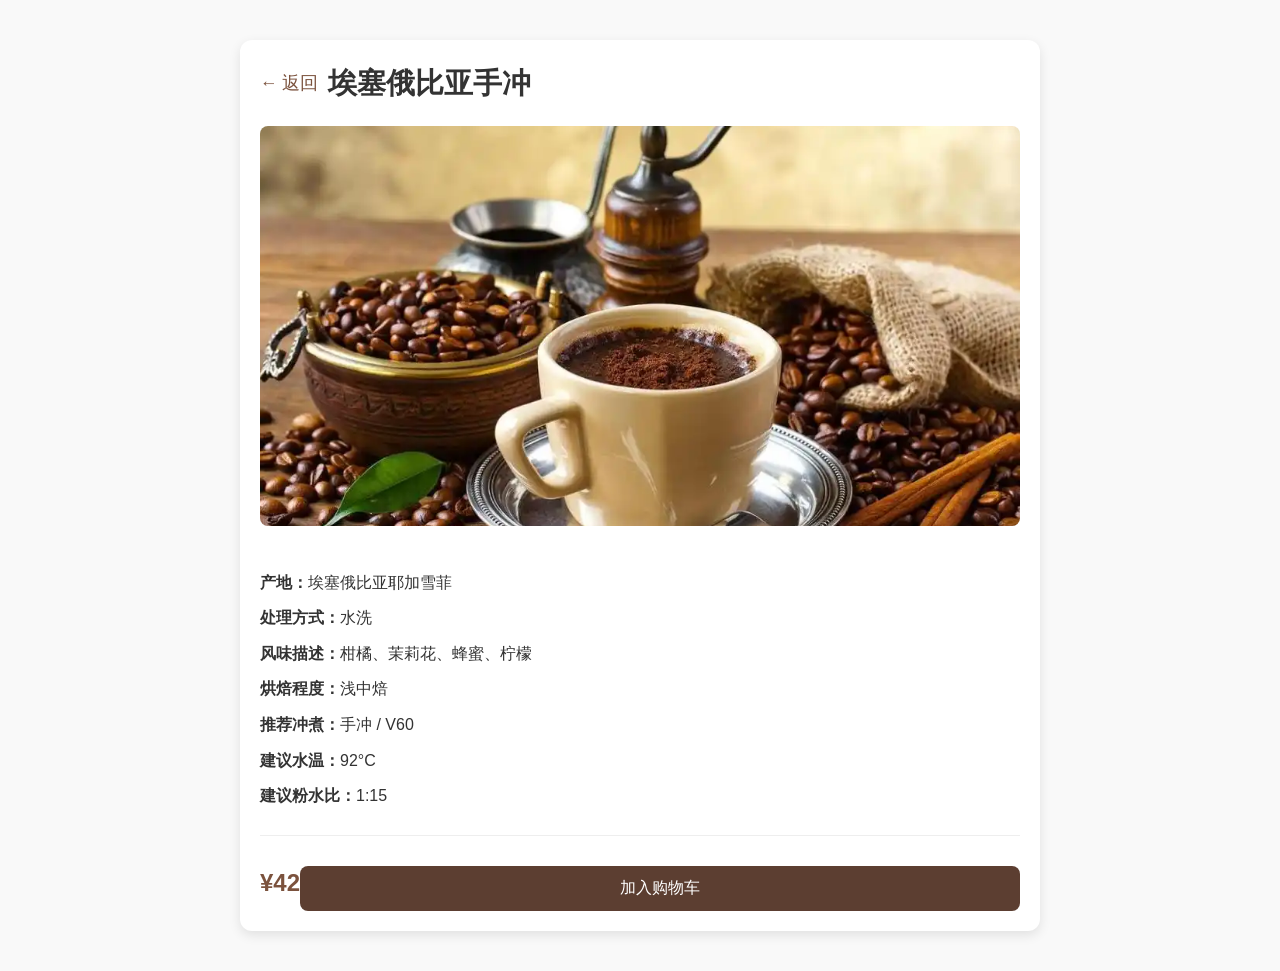
<file: detail-espresso.html>
<!DOCTYPE html>
<html lang="zh">
<head>
  <meta charset="UTF-8" />
  <meta name="viewport" content="width=device-width, initial-scale=1.0" />
  <title>埃塞俄比亚手冲 - 详情</title>
  <link rel="stylesheet" href="style.css" />
</head>
<body>
<div class="detail-container">
  <div class="detail-header">
    <a href="menu1.html" class="back-btn">← 返回</a>
    <h1>埃塞俄比亚手冲</h1>
  </div>

  <div class="detail-image">
    <img src="images/kafe1.webp" alt="埃塞俄比亚手冲" />
  </div>

  <div class="detail-content">
    <p><strong>产地：</strong>埃塞俄比亚耶加雪菲</p>
    <p><strong>处理方式：</strong>水洗</p>
    <p><strong>风味描述：</strong>柑橘、茉莉花、蜂蜜、柠檬</p>
    <p><strong>烘焙程度：</strong>浅中焙</p>
    <p><strong>推荐冲煮：</strong>手冲 / V60</p>
    <p><strong>建议水温：</strong>92°C</p>
    <p><strong>建议粉水比：</strong>1:15</p>
  </div>

  <div class="detail-footer">
    <div class="price">¥42</div>
    <button class="add-to-cart">加入购物车</button>
  </div>
</div>
</body>
</html>
</file>
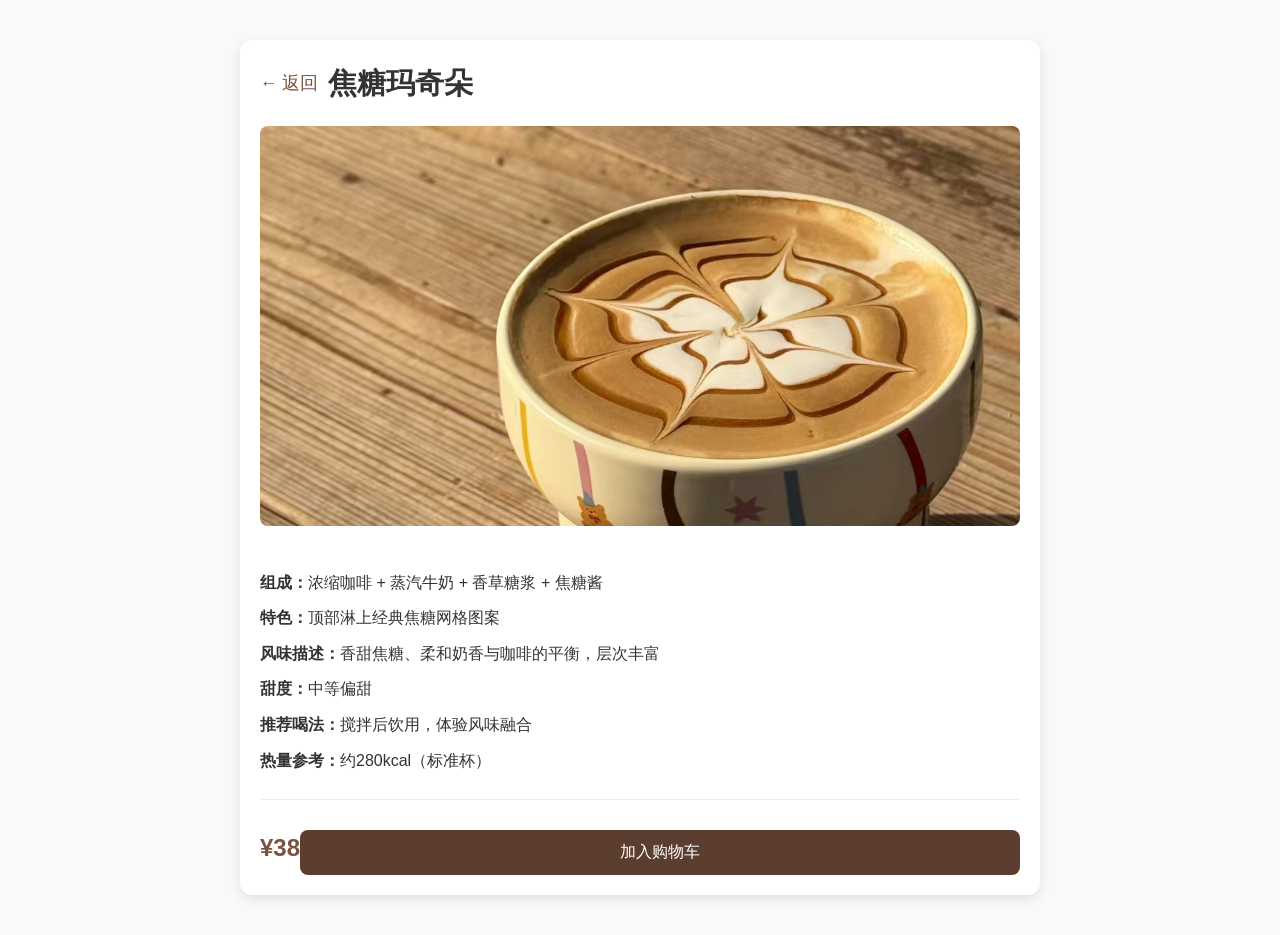
<file: detail-maqit.html>
<!DOCTYPE html>
<html lang="zh">
<head>
  <meta charset="UTF-8" />
  <meta name="viewport" content="width=device-width, initial-scale=1.0" />
  <title>焦糖玛奇朵 - 详情</title>
  <link rel="stylesheet" href="style.css" />
</head>
<body>
<div class="detail-container">
  <div class="detail-header">
    <a href="menu1.html" class="back-btn">← 返回</a>
    <h1>焦糖玛奇朵</h1>
  </div>

  <div class="detail-image">
    <img src="images/maqit.jpg" alt="焦糖玛奇朵" />
  </div>

  <div class="detail-content">
    <p><strong>组成：</strong>浓缩咖啡 + 蒸汽牛奶 + 香草糖浆 + 焦糖酱</p>
    <p><strong>特色：</strong>顶部淋上经典焦糖网格图案</p>
    <p><strong>风味描述：</strong>香甜焦糖、柔和奶香与咖啡的平衡，层次丰富</p>
    <p><strong>甜度：</strong>中等偏甜</p>
    <p><strong>推荐喝法：</strong>搅拌后饮用，体验风味融合</p>
    <p><strong>热量参考：</strong>约280kcal（标准杯）</p>
  </div>

  <div class="detail-footer">
    <div class="price">¥38</div>
    <button class="add-to-cart">加入购物车</button>
  </div>
</div>
</body>
</html>
</file>
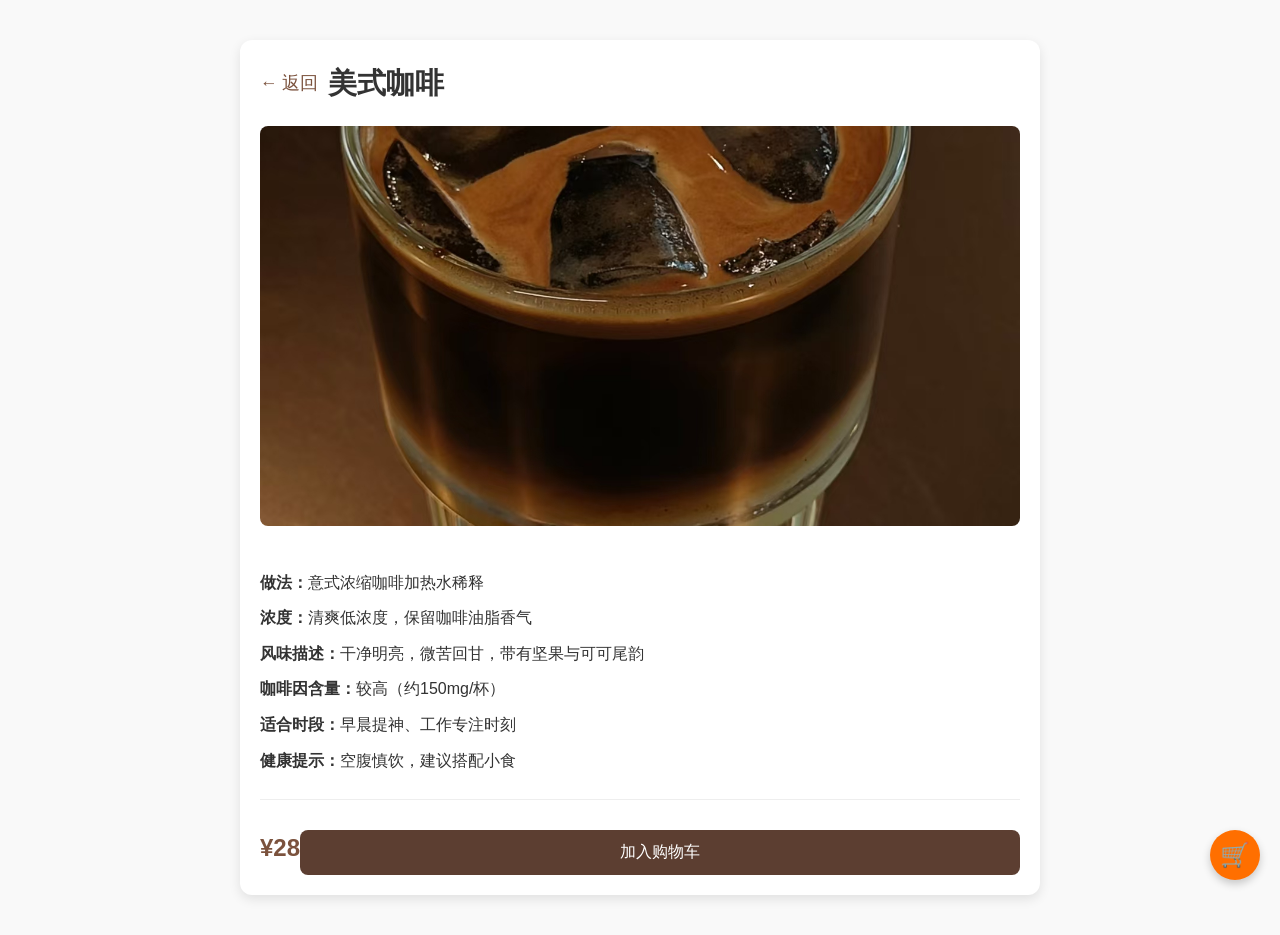
<file: detail-meishi.html>
<!DOCTYPE html>
<html lang="zh">
<head>
  <meta charset="UTF-8" />
  <meta name="viewport" content="width=device-width, initial-scale=1.0" />
  <title>美式咖啡 - 详情</title>
  <link rel="stylesheet" href="style.css" />

  <!-- 可选：引入 Font Awesome（更专业的图标） -->
  <!-- <link rel="stylesheet" href="https://cdnjs.cloudflare.com/ajax/libs/font-awesome/6.5.0/css/all.min.css"> -->

  <style>
    /* 购物车浮动按钮样式 */
    #cart-float-btn {
      position: fixed;
      bottom: 20px;
      right: 20px;
      width: 50px;
      height: 50px;
      background-color: #ff6f00;
      color: white;
      border: none;
      border-radius: 50%;
      font-size: 24px;
      cursor: pointer;
      box-shadow: 0 4px 8px rgba(0,0,0,0.2);
      display: flex;
      align-items: center;
      justify-content: center;
      z-index: 1000;
    }

    /* 提示消息样式 */
    #cart-message {
      position: fixed;
      bottom: 80px; /* 在按钮上方 */
      right: 20px;
      background-color: rgba(0, 0, 0, 0.8);
      color: white;
      padding: 8px 16px;
      border-radius: 6px;
      font-size: 14px;
      opacity: 0;
      transform: translateY(10px);
      transition: opacity 0.3s, transform 0.3s;
      pointer-events: none;
      z-index: 1001;
    }

    #cart-message.show {
      opacity: 1;
      transform: translateY(0);
    }
  </style>
</head>
<body>
<div class="detail-container">
  <div class="detail-header">
    <a href="menu1.html" class="back-btn">← 返回</a>
    <h1>美式咖啡</h1>
  </div>

  <div class="detail-image">
    <img src="images/iced-americano.jpg" alt="美式咖啡" />
  </div>

  <div class="detail-content">
    <p><strong>做法：</strong>意式浓缩咖啡加热水稀释</p>
    <p><strong>浓度：</strong>清爽低浓度，保留咖啡油脂香气</p>
    <p><strong>风味描述：</strong>干净明亮，微苦回甘，带有坚果与可可尾韵</p>
    <p><strong>咖啡因含量：</strong>较高（约150mg/杯）</p>
    <p><strong>适合时段：</strong>早晨提神、工作专注时刻</p>
    <p><strong>健康提示：</strong>空腹慎饮，建议搭配小食</p>
  </div>

  <div class="detail-footer">
    <div class="price">¥28</div>
    <button class="add-to-cart" onclick="simulateAddToCart()">加入购物车</button>
  </div>
</div>

<!-- 购物车浮动按钮 -->
<button id="cart-float-btn" onclick="showCartMessage()">🛒</button>
<!-- 提示消息 -->
<div id="cart-message">已加入购物车！</div>

<script>
  function simulateAddToCart() {
    // 模拟商品加入购物车（你可以在这里调用真实逻辑）
    showCartMessage();
  }

  function showCartMessage() {
    const msg = document.getElementById('cart-message');
    msg.classList.add('show');

    setTimeout(() => {
      msg.classList.remove('show');
    }, 2000); // 2秒后自动隐藏
  }
</script>
</body>
</html>
</file>
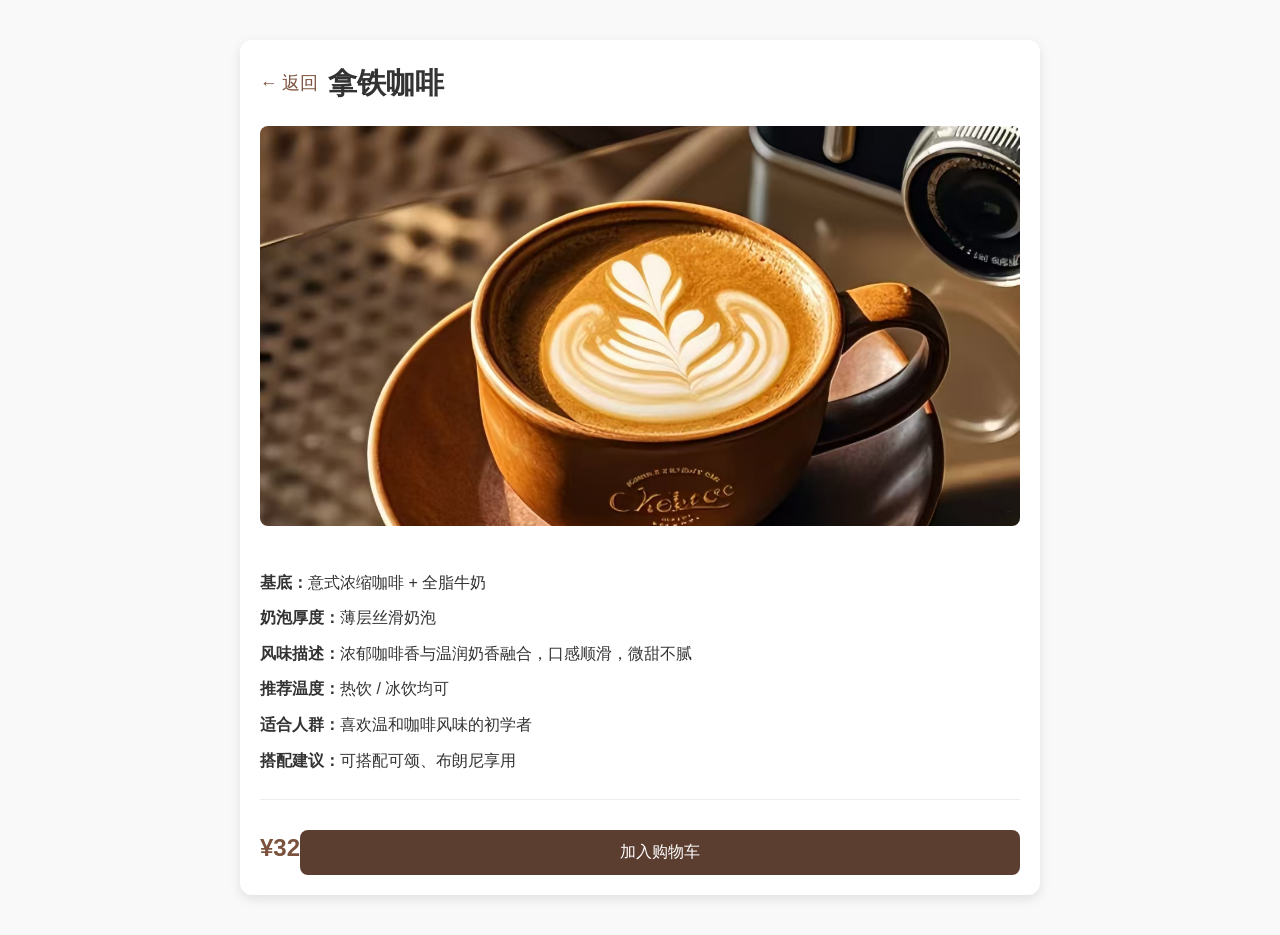
<file: detail-natie.html>
<!DOCTYPE html>
<html lang="zh">
<head>
  <meta charset="UTF-8" />
  <meta name="viewport" content="width=device-width, initial-scale=1.0" />
  <title>拿铁咖啡 - 详情</title>
  <link rel="stylesheet" href="style.css" />
</head>
<body>
<div class="detail-container">
  <div class="detail-header">
    <a href="menu1.html" class="back-btn">← 返回</a>
    <h1>拿铁咖啡</h1>
  </div>

  <div class="detail-image">
    <img src="images/natie.jpg" alt="拿铁咖啡" />
  </div>

  <div class="detail-content">
    <p><strong>基底：</strong>意式浓缩咖啡 + 全脂牛奶</p>
    <p><strong>奶泡厚度：</strong>薄层丝滑奶泡</p>
    <p><strong>风味描述：</strong>浓郁咖啡香与温润奶香融合，口感顺滑，微甜不腻</p>
    <p><strong>推荐温度：</strong>热饮 / 冰饮均可</p>
    <p><strong>适合人群：</strong>喜欢温和咖啡风味的初学者</p>
    <p><strong>搭配建议：</strong>可搭配可颂、布朗尼享用</p>
  </div>

  <div class="detail-footer">
    <div class="price">¥32</div>
    <button class="add-to-cart">加入购物车</button>
  </div>
</div>
</body>
</html>
</file>
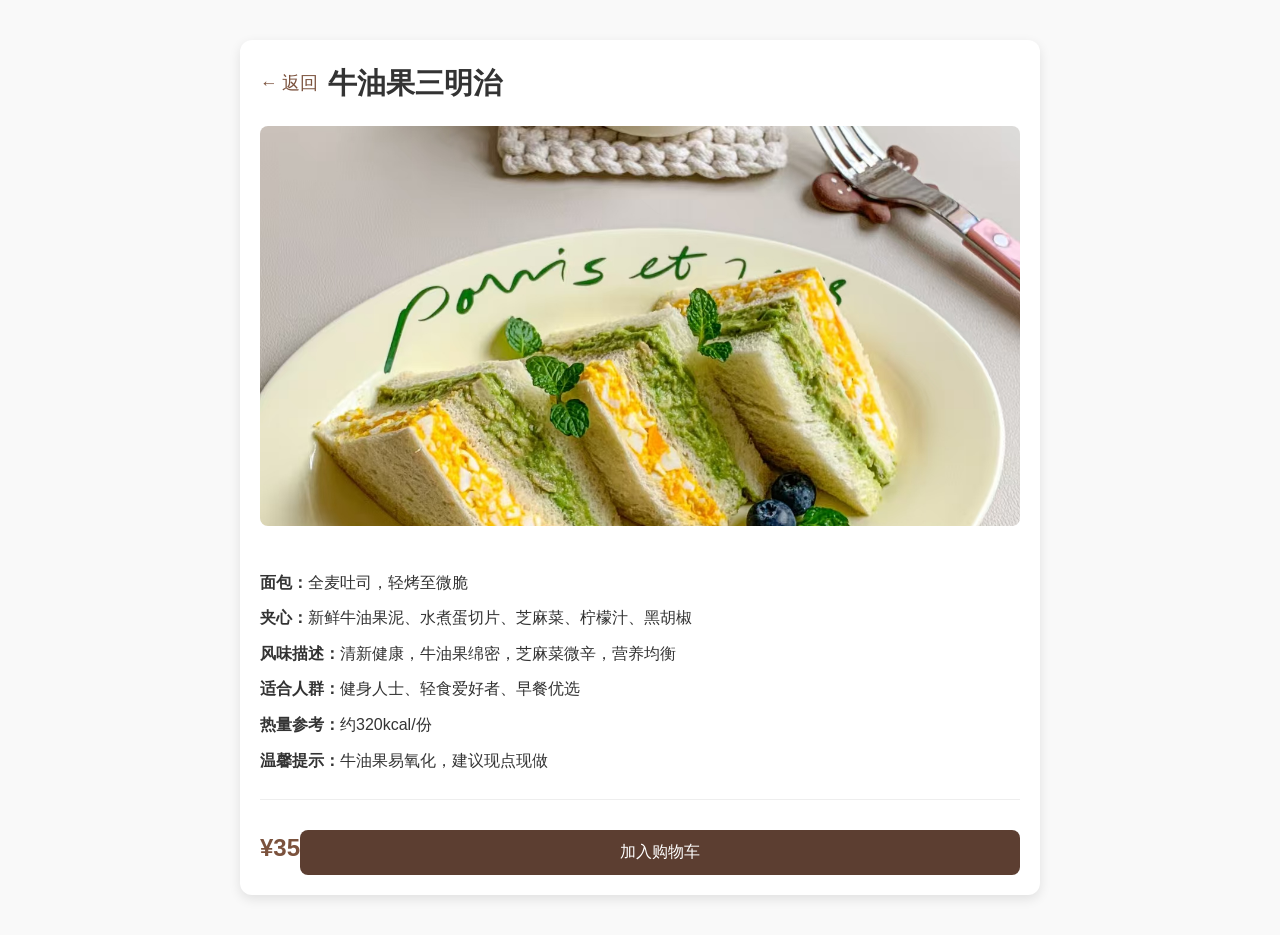
<file: detail-smz.html>
<!DOCTYPE html>
<html lang="zh">
<head>
  <meta charset="UTF-8" />
  <meta name="viewport" content="width=device-width, initial-scale=1.0" />
  <title>牛油果三明治 - 详情</title>
  <link rel="stylesheet" href="style.css" />
</head>
<body>
<div class="detail-container">
  <div class="detail-header">
    <a href="menu1.html" class="back-btn">← 返回</a>
    <h1>牛油果三明治</h1>
  </div>

  <div class="detail-image">
    <img src="images/smz.jpg" alt="牛油果三明治" />
  </div>

  <div class="detail-content">
    <p><strong>面包：</strong>全麦吐司，轻烤至微脆</p>
    <p><strong>夹心：</strong>新鲜牛油果泥、水煮蛋切片、芝麻菜、柠檬汁、黑胡椒</p>
    <p><strong>风味描述：</strong>清新健康，牛油果绵密，芝麻菜微辛，营养均衡</p>
    <p><strong>适合人群：</strong>健身人士、轻食爱好者、早餐优选</p>
    <p><strong>热量参考：</strong>约320kcal/份</p>
    <p><strong>温馨提示：</strong>牛油果易氧化，建议现点现做</p>
  </div>

  <div class="detail-footer">
    <div class="price">¥35</div>
    <button class="add-to-cart">加入购物车</button>
  </div>
</div>
</body>
</html>
</file>
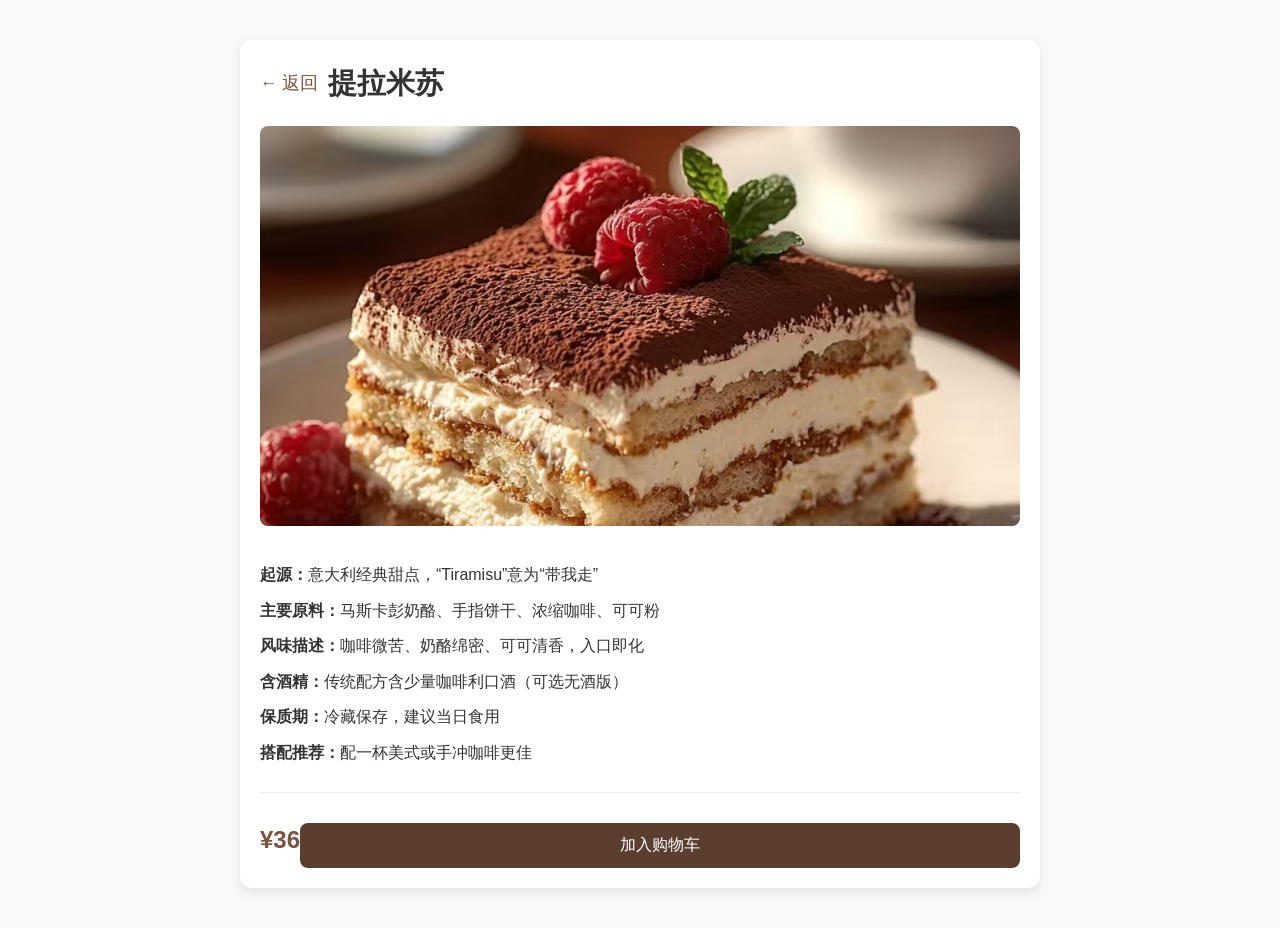
<file: detail-tilams.html>
<!<!DOCTYPE html>
<html lang="zh">
<head>
  <meta charset="UTF-8" />
  <meta name="viewport" content="width=device-width, initial-scale=1.0" />
  <title>提拉米苏 - 详情</title>
  <link rel="stylesheet" href="style.css" />
</head>
<body>
<div class="detail-container">
  <div class="detail-header">
    <a href="menu1.html" class="back-btn">← 返回</a>
    <h1>提拉米苏</h1>
  </div>

  <div class="detail-image">
    <img src="images/tilams.jpg" alt="提拉米苏" />
  </div>

  <div class="detail-content">
    <p><strong>起源：</strong>意大利经典甜点，“Tiramisu”意为“带我走”</p>
    <p><strong>主要原料：</strong>马斯卡彭奶酪、手指饼干、浓缩咖啡、可可粉</p>
    <p><strong>风味描述：</strong>咖啡微苦、奶酪绵密、可可清香，入口即化</p>
    <p><strong>含酒精：</strong>传统配方含少量咖啡利口酒（可选无酒版）</p>
    <p><strong>保质期：</strong>冷藏保存，建议当日食用</p>
    <p><strong>搭配推荐：</strong>配一杯美式或手冲咖啡更佳</p>
  </div>

  <div class="detail-footer">
    <div class="price">¥36</div>
    <button class="add-to-cart">加入购物车</button>
  </div>
</div>
</body>
</html>
</file>
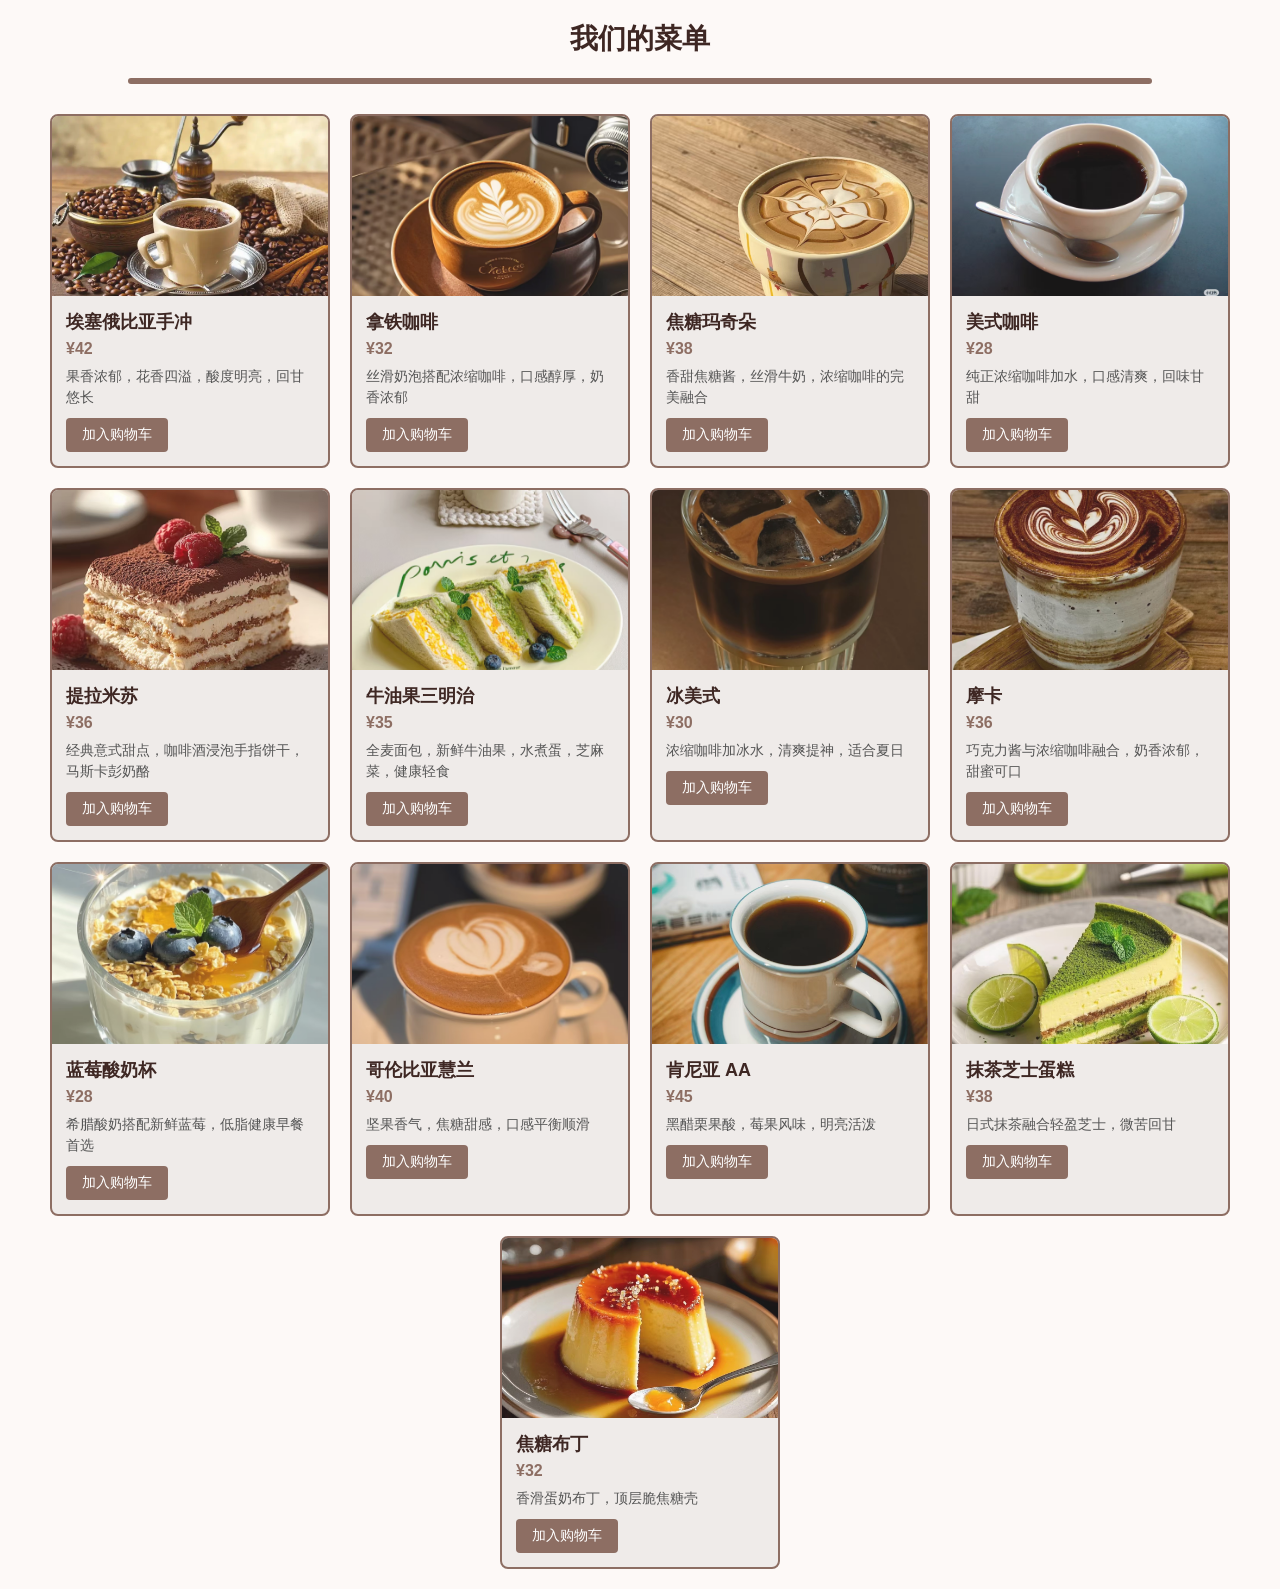
<file: menu.html>
<!doctype html>
<html lang="zh-CN">
<head>
<meta charset="utf-8">
<title>咖啡馆菜单</title>
<style>
    * {
        margin: 0;
        padding: 0;
        box-sizing: border-box;
    }

    body {
        background-color: #FDF9F7;
        font-family: "Microsoft YaHei", sans-serif;
        padding: 20px 0;
    }

    h1 {
        text-align: center;
        color: #3E2723;
        margin-bottom: 20px;
        font-size: 28px;
    }

    hr {
        border: none;
        height: 6px;
        background-color: #8D6E63;
        border-radius: 3px;
        width: 80%;
        margin: 0 auto 30px;
    }

    .showBox {
        display: flex;
        flex-wrap: wrap;
        justify-content: center;
        gap: 20px;
        max-width: 1400px;
        margin: 0 auto;
        padding: 0 10px;
    }

    .showBox li {
        width: 280px; /* 固定卡片宽度 */
        border: 2px solid #8D6E63;
        background-color: #EFEBE9;
        border-radius: 8px;
        overflow: hidden;
        transition: transform 0.3s ease;
    }

    .showBox li:hover {
        transform: translateY(-5px);
    }

    .imgBox {
        width: 100%;
        height: 180px;
        overflow: hidden;
    }

    .imgBox img {
        width: 100%;
        height: 100%;
        object-fit: cover;
        transition: transform 0.3s, opacity 0.3s;
        opacity: 0.9;
    }

    .showBox li:hover .imgBox img {
        transform: scale(1.05);
        opacity: 1;
    }

    .txtBox {
        padding: 14px;
    }

    .txtBox h3 {
        font-size: 18px;
        color: #3E2723;
        margin-bottom: 6px;
        font-weight: bold;
    }

    .txtBox .price {
        font-weight: bold;
        color: #8D6E63;
        margin-bottom: 8px;
        font-size: 16px;
    }

    .txtBox p {
        font-size: 14px;
        color: #555;
        line-height: 1.5;
    }
    .add-to-cart-btn {
        background-color: #8D6E63;
        border: none;
        color: white;
        padding: 8px 16px;
        text-align: center;
        text-decoration: none;
        display: inline-block;
        font-size: 14px;
        margin-top: 10px;
        cursor: pointer;
        border-radius: 4px;
        transition: background-color 0.3s ease;
    }

    .add-to-cart-btn:hover {
        background-color: #5D4037;
    }
</style>
</head>

<body>
    <h1>我们的菜单</h1>
    <hr>

    <ul class="showBox">
        <li>
            <div class="imgBox">
                <a href="detail-espresso.html" class="block w-full h-full">
                 <img src="images/kafe1.webp" alt="埃塞俄比亚手冲">
                </a>
            </div>
            <div class="txtBox">
                <h3>埃塞俄比亚手冲</h3>
                <div class="price">¥42</div>
                <p>果香浓郁，花香四溢，酸度明亮，回甘悠长</p>
                  <button class="add-to-cart-btn">加入购物车</button>
            </div>
        </li>

        <li>
            <div class="imgBox">
                 <a href="detail-natie.html" class="block w-full h-full">
                <img src="images/natie.jpg" alt="拿铁咖啡">
                </a>
                </div>
            </div>
            <div class="txtBox">
                <h3>拿铁咖啡</h3>
                <div class="price">¥32</div>
                <p>丝滑奶泡搭配浓缩咖啡，口感醇厚，奶香浓郁</p>
                  <button class="add-to-cart-btn">加入购物车</button>
            </div>
        </li>

        <li>
            <div class="imgBox">
                <a href="detail-maqit.html" class="block w-full h-full">
                <img src="images/maqit.jpg" alt="焦糖玛奇朵">
                </a>
            </div>
            <div class="txtBox">
                <h3>焦糖玛奇朵</h3>
                <div class="price">¥38</div>
                <p>香甜焦糖酱，丝滑牛奶，浓缩咖啡的完美融合</p>
                  <button class="add-to-cart-btn">加入购物车</button>
            </div>
        </li>

        <li>
            <div class="imgBox">
                 <a href="detail-meishi.html" class="block w-full h-full">
                <img src="images/meishi.jpg" alt="美式咖啡">
                </a>
            </div>
            <div class="txtBox">
                <h3>美式咖啡</h3>
                <div class="price">¥28</div>
                <p>纯正浓缩咖啡加水，口感清爽，回味甘甜</p>
                  <button class="add-to-cart-btn">加入购物车</button>
            </div>
        </li>

        <li>
            <div class="imgBox">
                   <a href=" detail-tilams.html" class="block w-full h-full">
                <img src="images/tilams.jpg" alt="提拉米苏">
                </a>
            </div>
            <div class="txtBox">
                <h3>提拉米苏</h3>
                <div class="price">¥36</div>
                <p>经典意式甜点，咖啡酒浸泡手指饼干，马斯卡彭奶酪</p>
                  <button class="add-to-cart-btn">加入购物车</button>
            </div>
        </li>

        <li>
            <div class="imgBox">
                <a href="detail-smz.html" class="block w-full h-full">
                <img src="images/smz.jpg" alt="牛油果三明治">
                </a>
            </div>
            <div class="txtBox">
                <h3>牛油果三明治</h3>
                <div class="price">¥35</div>
                <p>全麦面包，新鲜牛油果，水煮蛋，芝麻菜，健康轻食</p>
                  <button class="add-to-cart-btn">加入购物车</button>
            </div>
        </li>

        <li>
            <div class="imgBox">
                 <a href=" detail-meishi.html" class="block w-full h-full">
                <img src="images/iced-americano.jpg" alt="冰美式">
                </a>
            </div>
            <div class="txtBox">
                <h3>冰美式</h3>
                <div class="price">¥30</div>
                <p>浓缩咖啡加冰水，清爽提神，适合夏日</p>
                  <button class="add-to-cart-btn">加入购物车</button>
            </div>
        </li>

        <li>
            <div class="imgBox">
                <a href=" detail-maqit" class="block w-full h-full">
                <img src="images/mocha.jpg" alt="摩卡">
                </a>
            </div>
            <div class="txtBox">
                <h3>摩卡</h3>
                <div class="price">¥36</div>
                <p>巧克力酱与浓缩咖啡融合，奶香浓郁，甜蜜可口</p>
                  <button class="add-to-cart-btn">加入购物车</button>
            </div>
        </li>

        <li>
            <div class="imgBox">
                 <a href=" detail-yogurt-cup.html" class="block w-full h-full">
                <img src="images/yogurt-cup.jpg" alt="蓝莓酸奶杯">
                </a>
            </div>
            <div class="txtBox">
                <h3>蓝莓酸奶杯</h3>
                <div class="price">¥28</div>
                <p>希腊酸奶搭配新鲜蓝莓，低脂健康早餐首选</p>
                  <button class="add-to-cart-btn">加入购物车</button>
            </div>
        </li>

        <li>
            <div class="imgBox">
                <img src="images/colombia.jpg" alt="哥伦比亚慧兰">
            </div>
            <div class="txtBox">
                <h3>哥伦比亚慧兰</h3>
                <div class="price">¥40</div>
                <p>坚果香气，焦糖甜感，口感平衡顺滑</p>
                  <button class="add-to-cart-btn">加入购物车</button>
            </div>
        </li>

        <li>
            <div class="imgBox">
                <img src="images/kenya.jpg" alt="肯尼亚 AA">
            </div>
            <div class="txtBox">
                <h3>肯尼亚 AA</h3>
                <div class="price">¥45</div>
                <p>黑醋栗果酸，莓果风味，明亮活泼</p>
                  <button class="add-to-cart-btn">加入购物车</button>
            </div>
        </li>

        <li>
            <div class="imgBox">
                <img src="images/matcha-cake.jpg" alt="抹茶芝士蛋糕">
            </div>
            <div class="txtBox">
                <h3>抹茶芝士蛋糕</h3>
                <div class="price">¥38</div>
                <p>日式抹茶融合轻盈芝士，微苦回甘</p>
                  <button class="add-to-cart-btn">加入购物车</button>
            </div>
        </li>

        <li>
            <div class="imgBox">
                <img src="images/caramel-pudding.jpg" alt="焦糖布丁">
            </div>
            <div class="txtBox">
                <h3>焦糖布丁</h3>
                <div class="price">¥32</div>
                <p>香滑蛋奶布丁，顶层脆焦糖壳</p>
                  <button class="add-to-cart-btn">加入购物车</button>
            </div>
        </li>
    </ul>
</body>
</html>
</file>
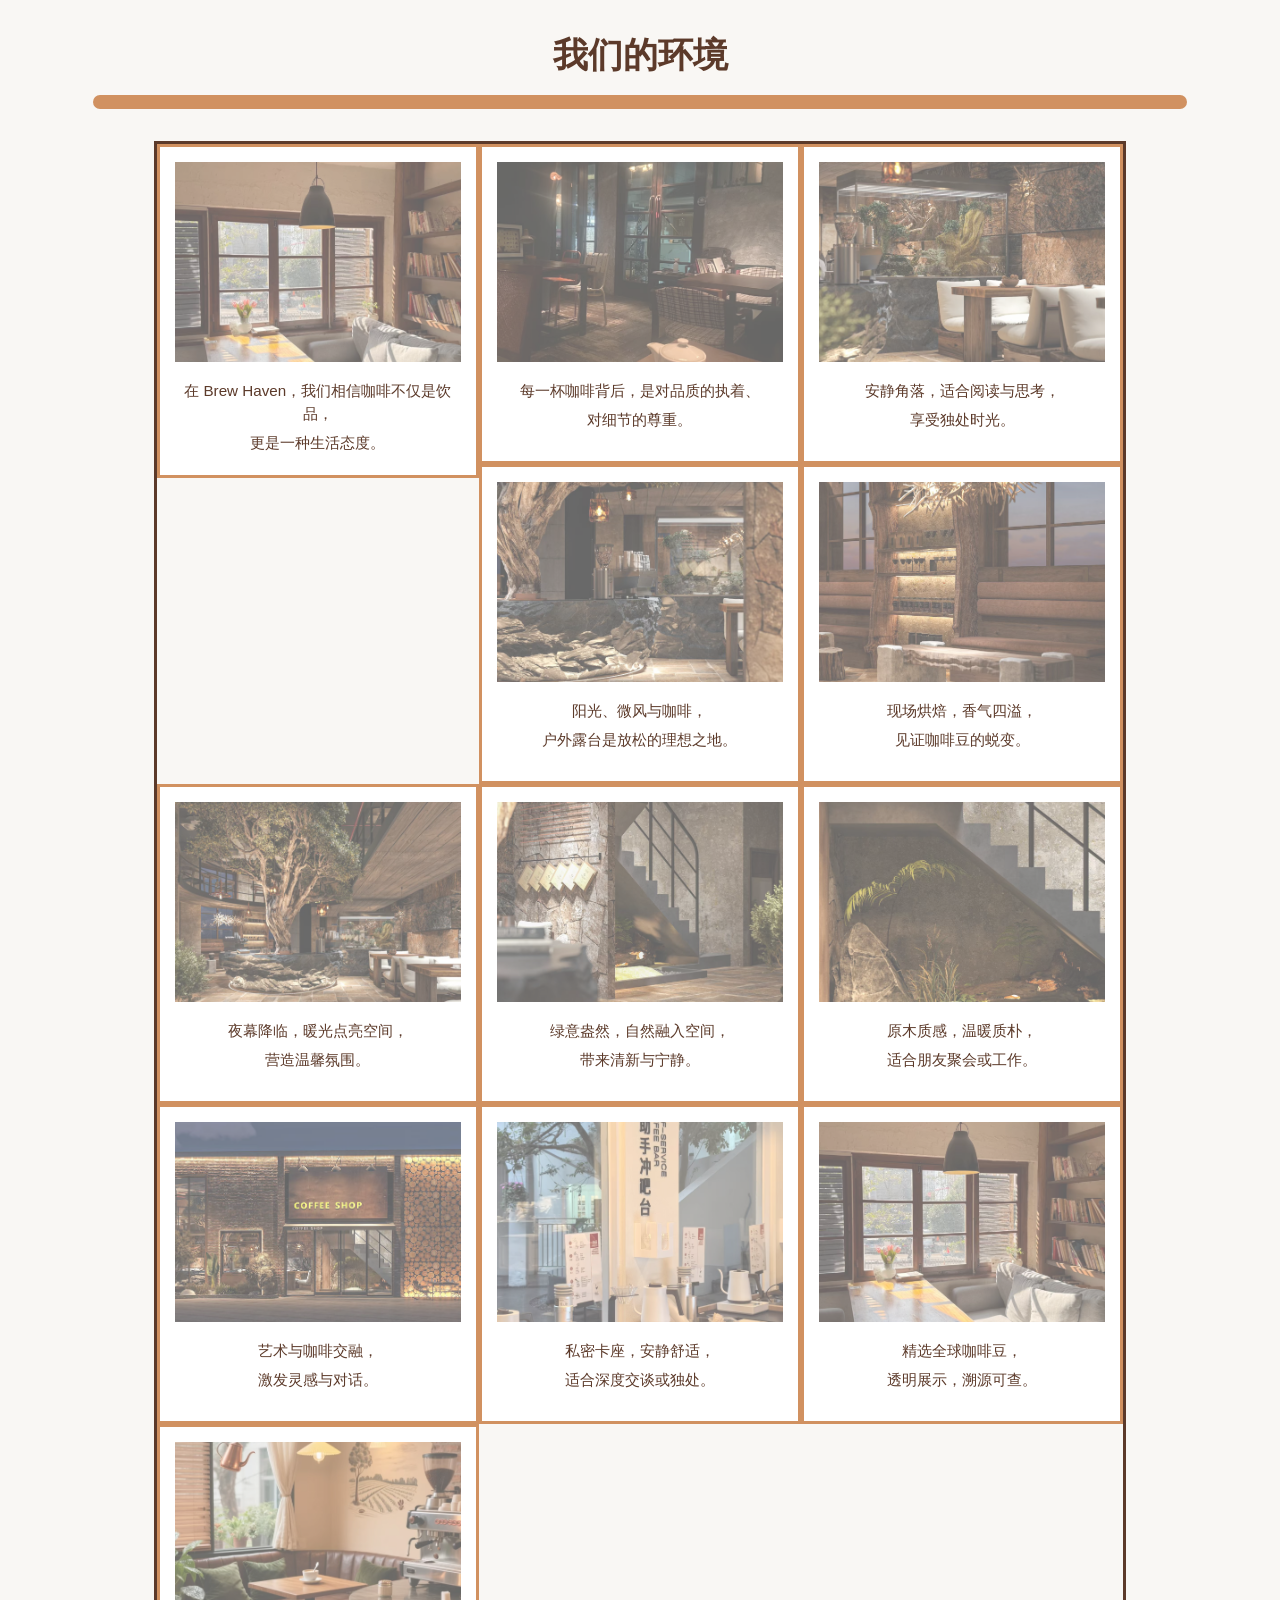
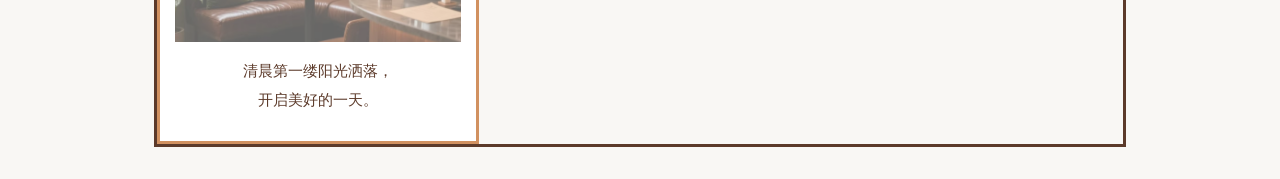
<file: more2.html>
<!doctype html>
<html lang="zh-CN">
<head>
<meta charset="utf-8">
<title>Brew Haven - 环境画廊</title>
<style>
    * {
        margin: 0;
        padding: 0;
        box-sizing: border-box;
    }
    body {
        font-family: 'Segoe UI', Tahoma, Geneva, Verdana, sans-serif;
        background-color: #f9f7f4;
        color: #333;
        padding: 2rem;
    }


    ul, div, li, img {
        transition: all 0.5s ease; /* 原为 3s，太慢，建议 0.5s；可改回 3s 若坚持 */
    }

    ul {
        padding: 0;
        list-style: none;
    }


    .showBox {
        margin: 0 auto;
        width: 80%;
        border: 3px solid #5c3a2a; /* 改为咖啡色系 */
        overflow: hidden; /* 清除浮动 */
    }


    .showBox li {
        float: left;
        margin: 0;
        border: 3px solid #d19160; /* 浅咖啡边框 */
        background: #fff;
        padding: 15px;
        width: 33.33%; /* 三列布局 */
        min-height: 320px;
        display: flex;
        flex-direction: column;
    }


    .imgBox {
        width: 100%;
        height: 200px;
        overflow: hidden;
        position: relative;
    }

    .imgBox img {
        width: 100%;
        height: 100%;
        object-fit: cover;
        opacity: 0.6;
    }

    .showBox li:hover .imgBox img {
        transform: scale(1.1);
        opacity: 1;
    }


    .txtBox {
        margin-top: 12px;
        text-align: center;
        flex-grow: 1;
    }

    .txtBox p {
        margin: 6px 0;
        font-size: 0.95rem;
        color: #5c3a2a;
        line-height: 1.5;
    }


    h1 {
        text-align: center;
        font-size: 2.2rem;
        color: #5c3a2a;
        margin-bottom: 1rem;
    }

    hr {
        width: 90%;
        margin: 0 auto 2rem;
        height: 14px;
        background: #d19160;
        border: none;
        border-radius: 20px;
    }
</style>
</head>

<body>
    <h1>我们的环境</h1>
    <hr>

    <ul class="showBox">
        <!-- 1 -->
        <li>
            <div class="imgBox">
                <img src="images/bk1.jpg" alt="舒适座位区">
            </div>
            <div class="txtBox">
                <p>在 Brew Haven，我们相信咖啡不仅是饮品，</p>
                <p>更是一种生活态度。</p>
            </div>
        </li>
        <!-- 2 -->
        <li>
            <div class="imgBox">
                <img src="images/bk2.jpg" alt="手冲吧台">
            </div>
            <div class="txtBox">
                <p>每一杯咖啡背后，是对品质的执着、</p>
                <p>对细节的尊重。</p>
            </div>
        </li>
        <!-- 3 -->
        <li>
            <div class="imgBox">
                <img src="images/bk3.jpg" alt="窗边阅读角">
            </div>
            <div class="txtBox">
                <p>安静角落，适合阅读与思考，</p>
                <p>享受独处时光。</p>
            </div>
        </li>
        <!-- 4 -->
        <li>
            <div class="imgBox">
                <img src="images/bk4.jpg" alt="户外露台">
            </div>
            <div class="txtBox">
                <p>阳光、微风与咖啡，</p>
                <p>户外露台是放松的理想之地。</p>
            </div>
        </li>
        <!-- 5 -->
        <li>
            <div class="imgBox">
                <img src="images/bk5.jpg" alt="烘焙展示区">
            </div>
            <div class="txtBox">
                <p>现场烘焙，香气四溢，</p>
                <p>见证咖啡豆的蜕变。</p>
            </div>
        </li>
        <!-- 6 -->
        <li>
            <div class="imgBox">
                <img src="images/bk6.jpg" alt="夜间氛围">
            </div>
            <div class="txtBox">
                <p>夜幕降临，暖光点亮空间，</p>
                <p>营造温馨氛围。</p>
            </div>
        </li>
        <!-- 7 -->
        <li>
            <div class="imgBox">
                <img src="images/bk7.jpg" alt="绿植环绕区">
            </div>
            <div class="txtBox">
                <p>绿意盎然，自然融入空间，</p>
                <p>带来清新与宁静。</p>
            </div>
        </li>
        <!-- 8 -->
        <li>
            <div class="imgBox">
                <img src="images/bk8.jpg" alt="木质长桌区">
            </div>
            <div class="txtBox">
                <p>原木质感，温暖质朴，</p>
                <p>适合朋友聚会或工作。</p>
            </div>
        </li>
        <!-- 9 -->
        <li>
            <div class="imgBox">
                <img src="images/bk9.jpg" alt="艺术墙面">
            </div>
            <div class="txtBox">
                <p>艺术与咖啡交融，</p>
                <p>激发灵感与对话。</p>
            </div>
        </li>
        <!-- 10 -->
        <li>
            <div class="imgBox">
                <img src="images/bk10.jpg" alt="私密卡座">
            </div>
            <div class="txtBox">
                <p>私密卡座，安静舒适，</p>
                <p>适合深度交谈或独处。</p>
            </div>
        </li>
        <!-- 11 -->
        <li>
            <div class="imgBox">
                <img src="images/bk11.jpg" alt="咖啡豆展示架">
            </div>
            <div class="txtBox">
                <p>精选全球咖啡豆，</p>
                <p>透明展示，溯源可查。</p>
            </div>
        </li>
        <!-- 12 -->
        <li>
            <div class="imgBox">
                <img src="images/bk12.jpg" alt="晨光角落">
            </div>
            <div class="txtBox">
                <p>清晨第一缕阳光洒落，</p>
                <p>开启美好的一天。</p>
            </div>
        </li>
    </ul>
</body>
</html>
</file>
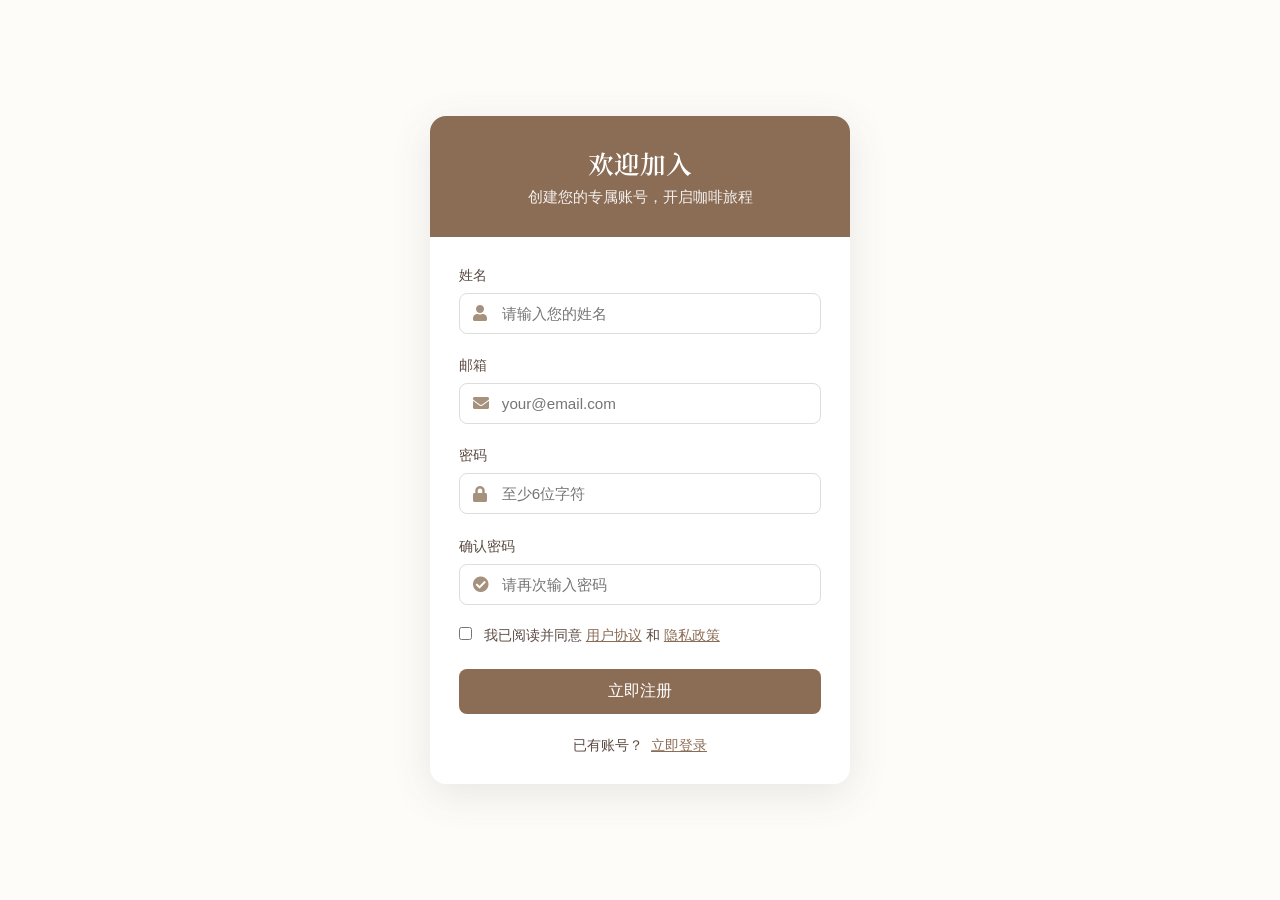
<file: register.html>
<!DOCTYPE html>
<html lang="zh-CN">
<head>
  <meta charset="UTF-8" />
  <meta name="viewport" content="width=device-width, initial-scale=1.0" />
  <title>注册 - Brew Haven</title>

  <!-- Google Fonts -->
  <link href="https://fonts.googleapis.com/css2?family=Noto+Serif+SC:wght@400;600&family=Inter:wght@300;400;500&display=swap" rel="stylesheet" />

  <!-- Font Awesome -->
  <link rel="stylesheet" href="https://cdnjs.cloudflare.com/ajax/libs/font-awesome/5.15.4/css/all.min.css" integrity="sha512-..." crossorigin="anonymous" referrerpolicy="no-referrer" />

  <style>
    :root {
      --brown: #5c4b43;
      --dark-brown: #8b6c55;
      --beige: #fdfcf9;
      --light-brown: #a6917d;
      --off-white: #f9f5f0;
    }

    * {
      margin: 0;
      padding: 0;
      box-sizing: border-box;
    }

    body {
      font-family: 'Inter', sans-serif;
      background-color: var(--beige);
      color: var(--brown);
      min-height: 100vh;
      display: flex;
      justify-content: center;
      align-items: center;
      padding: 20px;
    }

    .register-container {
      background: white;
      border-radius: 16px;
      width: 100%;
      max-width: 420px;
      box-shadow: 0 10px 40px rgba(92, 75, 67, 0.12);
      overflow: hidden;
    }

    .register-header {
      background-color: var(--dark-brown);
      color: white;
      padding: 1.8rem 1.5rem;
      text-align: center;
    }

    .register-header h1 {
      font-family: 'Noto Serif SC', serif;
      font-size: 1.6rem;
      font-weight: 600;
      margin-bottom: 0.4rem;
    }

    .register-header p {
      font-size: 0.95rem;
      opacity: 0.9;
    }

    .register-form {
      padding: 1.8rem;
    }

    .form-group {
      margin-bottom: 1.4rem;
    }

    .form-group label {
      display: block;
      font-size: 0.9rem;
      margin-bottom: 0.5rem;
      color: var(--brown);
    }

    .input-with-icon {
      position: relative;
    }

    .input-with-icon i {
      position: absolute;
      left: 14px;
      top: 50%;
      transform: translateY(-50%);
      color: var(--light-brown);
      font-size: 1rem;
    }

    .form-control {
      width: 100%;
      padding: 11px 14px 11px 42px;
      border: 1px solid #ddd;
      border-radius: 8px;
      font-size: 0.95rem;
      transition: border-color 0.3s ease;
    }

    .form-control:focus {
      outline: none;
      border-color: var(--dark-brown);
    }

    .terms {
      font-size: 0.85rem;
      margin-bottom: 1.5rem;
    }

    .terms input {
      margin-right: 8px;
    }

    .terms a {
      color: var(--dark-brown);
      text-decoration: underline;
    }

    .btn-register {
      width: 100%;
      background-color: var(--dark-brown);
      color: white;
      border: none;
      padding: 12px;
      border-radius: 8px;
      font-size: 1rem;
      font-weight: 500;
      cursor: pointer;
      transition: background-color 0.3s ease;
    }

    .btn-register:hover {
      background-color: #7a5a44;
    }

    .login-link {
      text-align: center;
      margin-top: 1.4rem;
      font-size: 0.9rem;
      color: var(--brown);
    }

    .login-link a {
      color: var(--dark-brown);
      text-decoration: underline;
      margin-left: 4px;
    }
  </style>
</head>
<body>

<div class="register-container">
  <div class="register-header">
    <h1>欢迎加入</h1>
    <p>创建您的专属账号，开启咖啡旅程</p>
  </div>

  <form class="register-form" id="registerForm">
    <!-- 姓名 -->
    <div class="form-group">
      <label for="name">姓名</label>
      <div class="input-with-icon">
        <i class="fas fa-user"></i>
        <input type="text" id="name" class="form-control" placeholder="请输入您的姓名" required />
      </div>
    </div>

    <!-- 邮箱 -->
    <div class="form-group">
      <label for="email">邮箱</label>
      <div class="input-with-icon">
        <i class="fas fa-envelope"></i>
        <input type="email" id="email" class="form-control" placeholder="your@email.com" required />
      </div>
    </div>

    <!-- 密码 -->
    <div class="form-group">
      <label for="password">密码</label>
      <div class="input-with-icon">
        <i class="fas fa-lock"></i>
        <input type="password" id="password" class="form-control" placeholder="至少6位字符" minlength="6" required />
      </div>
    </div>

    <!-- 确认密码 -->
    <div class="form-group">
      <label for="confirmPassword">确认密码</label>
      <div class="input-with-icon">
        <i class="fas fa-check-circle"></i>
        <input type="password" id="confirmPassword" class="form-control" placeholder="请再次输入密码" required />
      </div>
    </div>

    <!-- 同意条款 -->
    <div class="terms">
      <label>
        <input type="checkbox" required />
        我已阅读并同意
        <a href="#" target="_blank">用户协议</a> 和
        <a href="#" target="_blank">隐私政策</a>
      </label>
    </div>

    <!-- 注册按钮 -->
    <button type="submit" class="btn-register">立即注册</button>

    <!-- 登录链接 -->
    <div class="login-link">
      已有账号？
      <a href="#">立即登录</a>
    </div>
  </form>
</div>

<script>
  // 简单的密码一致性验证
  document.getElementById('registerForm').addEventListener('submit', function(e) {
    const password = document.getElementById('password').value;
    const confirmPassword = document.getElementById('confirmPassword').value;

    if (password !== confirmPassword) {
      e.preventDefault();
      alert('两次输入的密码不一致，请检查。');
      return false;
    }

    // 可在此处添加实际提交逻辑（如 fetch API）
    // alert('注册成功！'); // 示例
  });
</script>
</body>
</html>
</file>
<file: style.css>
* {
    margin: 0;
    padding: 0;
    box-sizing: border-box;
}

body {
    font-family: "PingFang SC", "Microsoft YaHei", sans-serif;
    background-color: #f9f9f9;
    color: #333;
    line-height: 1.6;
}

.container {
    max-width: 1200px;
    margin: 40px auto;
    padding: 0 20px;
}

.product-card {
    background: white;
    border-radius: 12px;
    overflow: hidden;
    box-shadow: 0 4px 12px rgba(0, 0, 0, 0.1);
    transition: transform 0.3s ease;
    cursor: pointer;
    margin-bottom: 20px;
}

.product-card:hover {
    transform: translateY(-5px);
}

.product-card img {
    width: 100%;
    height: 250px;
    object-fit: cover;
}

.product-info {
    padding: 20px;
}

.product-info h3 {
    font-size: 1.3em;
    margin-bottom: 8px;
    color: #333;
}

.description {
    color: #666;
    margin-bottom: 16px;
    font-size: 0.95em;
}

.price {
    float: right;
    color: #7b523d;
    font-weight: bold;
    font-size: 1.1em;
}

.add-to-cart {
    background-color: #5c3e31;
    color: white;
    border: none;
    padding: 12px 24px;
    font-size: 1em;
    border-radius: 8px;
    cursor: pointer;
    width: 100%;
    margin-top: 10px;
    font-weight: 500;
    display: flex;
    align-items: center;
    justify-content: center;
    gap: 6px;
}

.add-to-cart:hover {
    background-color: #4a2f22;
}

/* 详情页样式 */
.detail-container {
    max-width: 800px;
    margin: 40px auto;
    padding: 20px;
    background: white;
    border-radius: 12px;
    box-shadow: 0 4px 12px rgba(0, 0, 0, 0.1);
}

.detail-header {
    display: flex;
    align-items: center;
    margin-bottom: 20px;
}

.back-btn {
    color: #7b523d;
    text-decoration: none;
    font-size: 1.1em;
    margin-right: 10px;
}

.detail-header h1 {
    font-size: 1.8em;
    margin: 0;
}

.detail-image img {
    width: 100%;
    height: 400px;
    object-fit: cover;
    border-radius: 8px;
    margin-bottom: 20px;
}

.detail-content {
    padding: 16px 0;
    border-bottom: 1px solid #eee;
}

.detail-content p {
    margin-bottom: 10px;
    font-size: 1em;
}

.detail-footer {
    display: flex;
    justify-content: space-between;
    align-items: center;
    margin-top: 20px;
}

.detail-footer .price {
    font-size: 1.5em;
    color: #7b523d;
    font-weight: bold;
}

.detail-footer .add-to-cart {
    background-color: #5c3e31;
    color: white;
    border: none;
    padding: 12px 24px;
    font-size: 1em;
    border-radius: 8px;
    cursor: pointer;
    font-weight: 500;
}

.detail-footer .add-to-cart:hover {
    background-color: #4a2f22;
}
</file>
